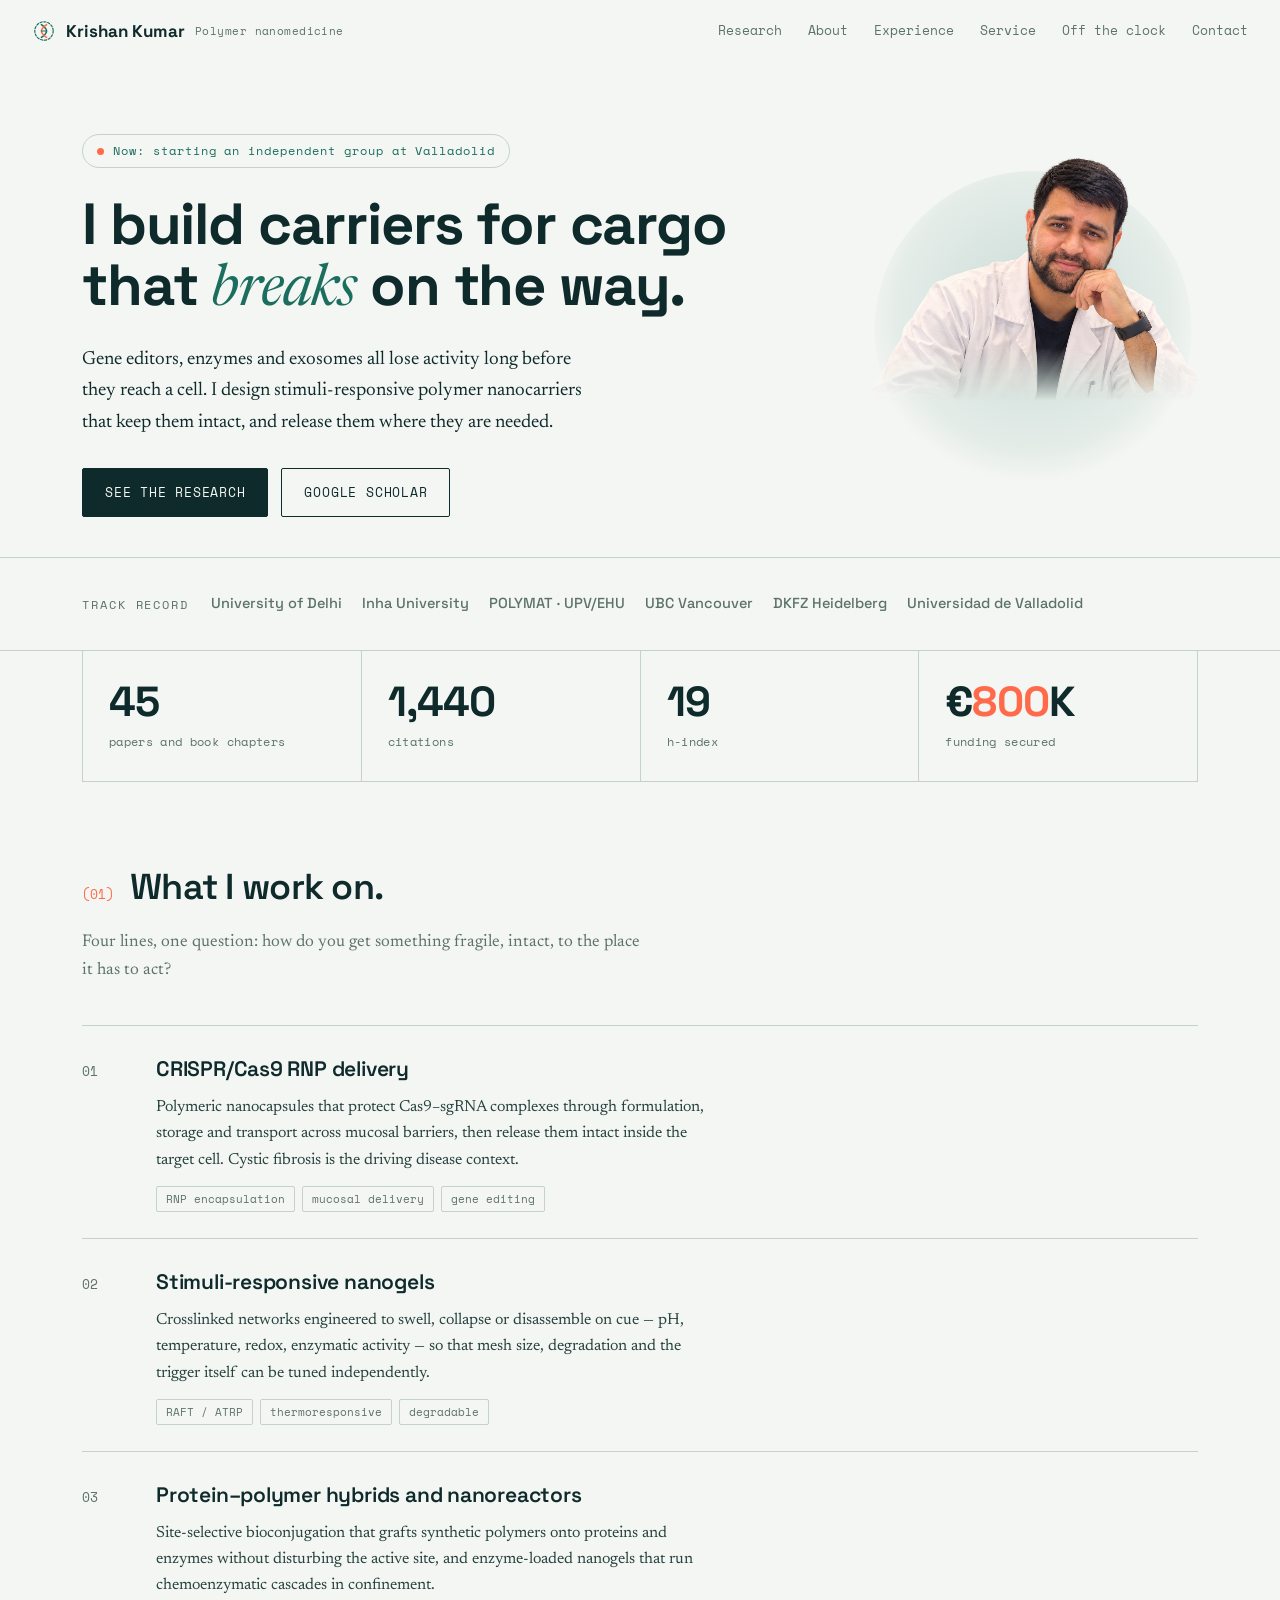
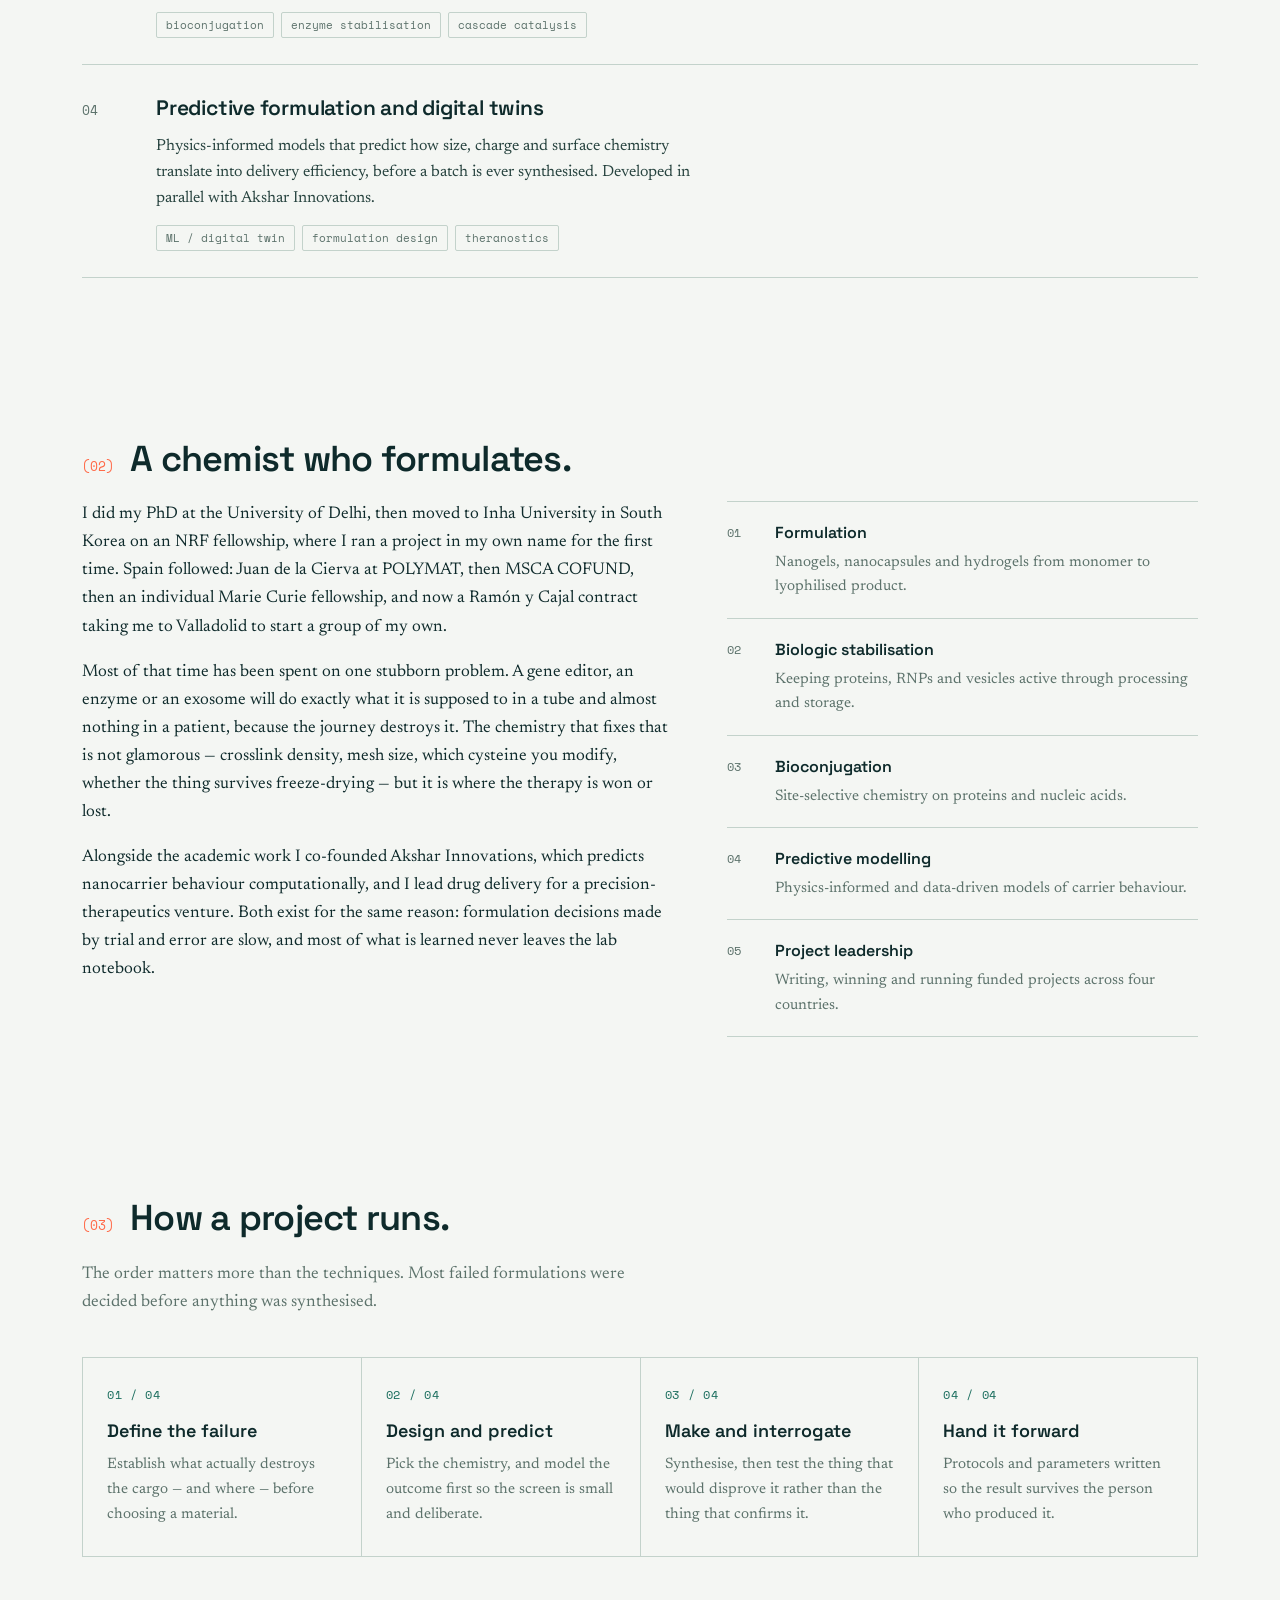
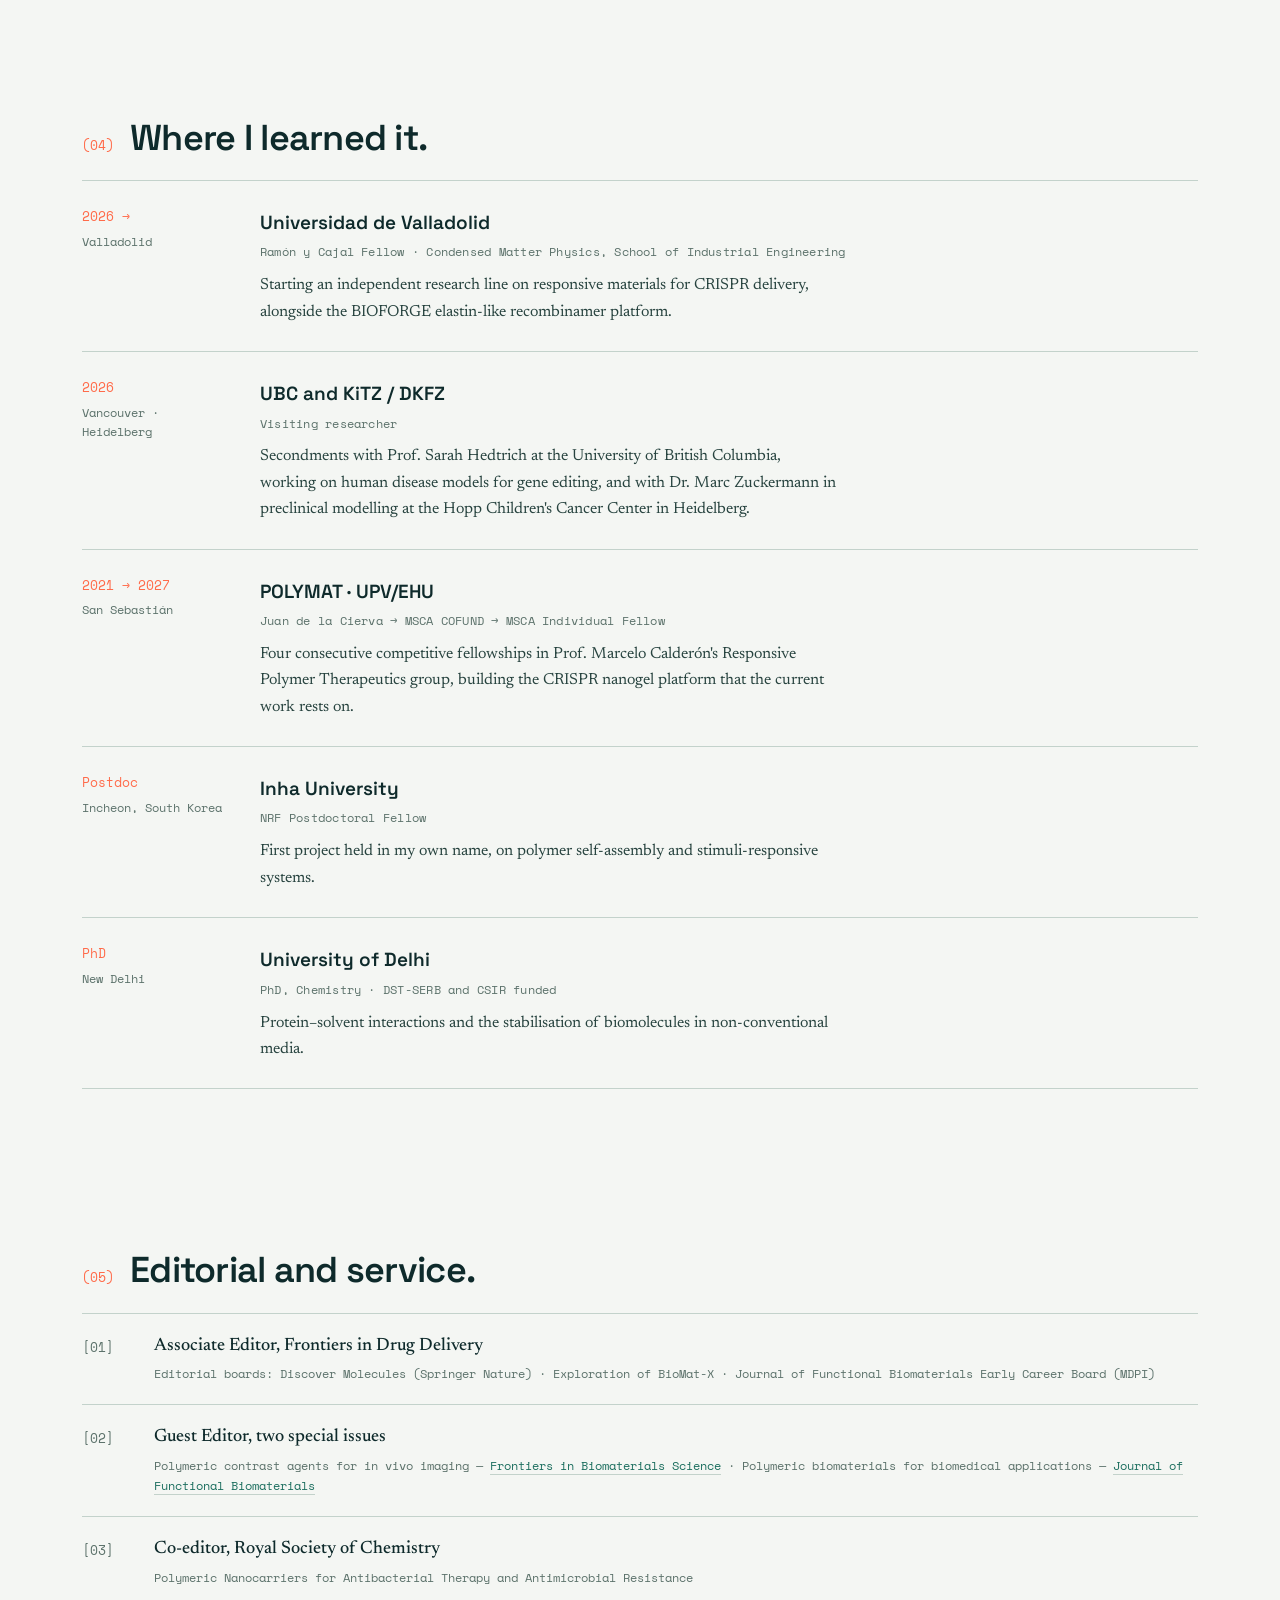
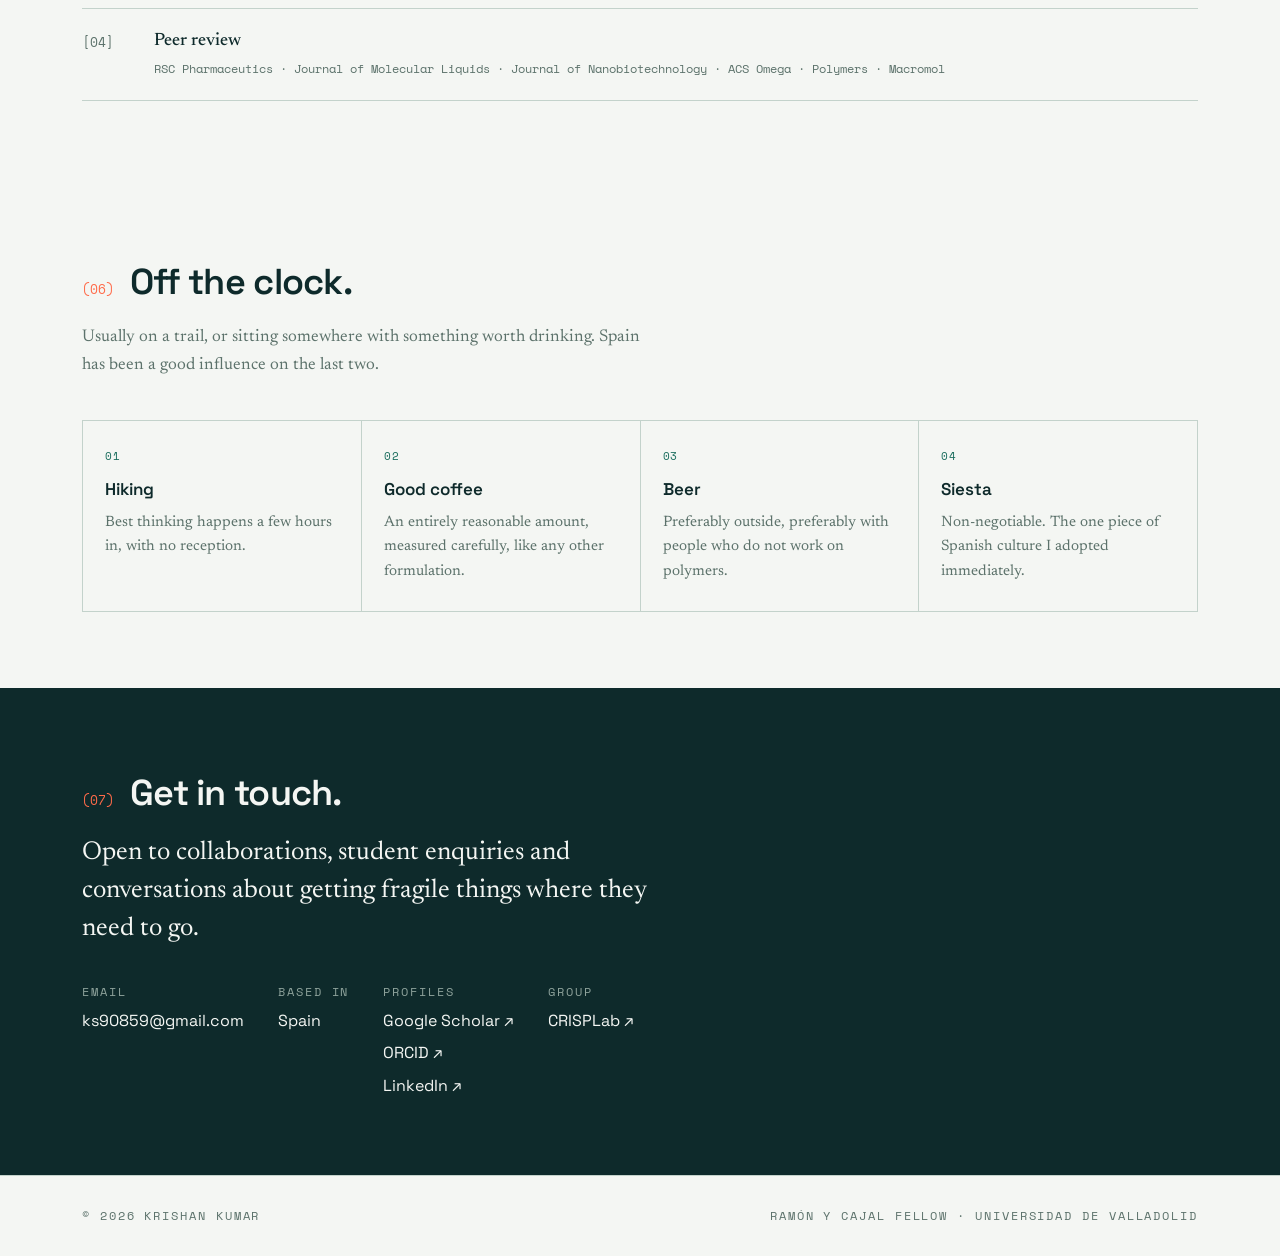
<file: index.html>
<!DOCTYPE html>
<html lang="en">
<head>
<meta charset="UTF-8">
<meta name="viewport" content="width=device-width, initial-scale=1, viewport-fit=cover">
<title>Krishan Kumar · Polymer Nanomedicine</title>
<meta name="description" content="Researcher in polymer nanomedicine. Stimuli-responsive nanocarriers for CRISPR delivery. Ramón y Cajal Fellow, Universidad de Valladolid.">
<meta name="theme-color" content="#F4F6F3">
<link rel="icon" type="image/svg+xml" href="brand/favicon.svg">
<link rel="apple-touch-icon" href="brand/favicon-180.png">
<link rel="preconnect" href="https://fonts.googleapis.com">
<link rel="preconnect" href="https://fonts.gstatic.com" crossorigin>
<link href="https://fonts.googleapis.com/css2?family=Space+Grotesk:wght@400;500;600;700&family=Newsreader:ital,opsz,wght@0,6..72,400;0,6..72,500;1,6..72,400&family=Space+Mono:wght@400;700&display=swap" rel="stylesheet">
<style>
:root{
  --ink:#0E2A2B;
  --paper:#F4F6F3;
  --swell:#1B6E5E;
  --trigger:#FF6B4A;
  --mist:#C3D2CB;
  --mist-ink:#5C726B;
  --display:"Space Grotesk",system-ui,sans-serif;
  --body:"Newsreader",Georgia,serif;
  --mono:"Space Mono",ui-monospace,monospace;
  --maxw:1180px;
}
*{box-sizing:border-box;margin:0;padding:0;}
html{scroll-behavior:smooth;}
body{background:var(--paper);color:var(--ink);font-family:var(--body);font-size:17px;line-height:1.65;-webkit-font-smoothing:antialiased;overflow-x:hidden;}
a{color:inherit;text-decoration:none;}
img{max-width:100%;display:block;}
.wrap{max-width:var(--maxw);margin:0 auto;padding:0 32px;}
@media(max-width:640px){.wrap{padding:0 20px;}}
:focus-visible{outline:2.5px solid var(--trigger);outline-offset:3px;}
.skip{position:absolute;left:-9999px;}
.skip:focus{left:16px;top:16px;background:var(--ink);color:var(--paper);padding:10px 16px;z-index:99;}
.label{font-family:var(--mono);font-size:12px;letter-spacing:.16em;text-transform:uppercase;color:var(--mist-ink);}

/* NAV */
nav{position:sticky;top:0;z-index:50;display:flex;align-items:center;justify-content:space-between;
  padding:16px 32px;background:rgba(244,246,243,.85);backdrop-filter:blur(10px);
  border-bottom:1px solid transparent;transition:border-color .3s;}
nav.scrolled{border-bottom:1px solid var(--mist);}
.brand{font-family:var(--display);font-weight:700;font-size:17px;display:flex;align-items:center;gap:10px;}
.brand .mark{width:24px;height:24px;flex-shrink:0;transition:transform .4s;}
.brand:hover .mark{transform:rotate(-12deg) scale(1.08);}
.brand small{font-family:var(--mono);font-size:11px;font-weight:400;color:var(--mist-ink);letter-spacing:.04em;}
@media(max-width:620px){.brand small{display:none;}}
.navlinks{display:flex;gap:26px;font-family:var(--mono);font-size:13px;}
.navlinks a{position:relative;padding:4px 0;color:var(--mist-ink);transition:color .25s;}
.navlinks a::after{content:"";position:absolute;left:0;bottom:0;width:0;height:1.5px;background:var(--trigger);transition:width .25s;}
.navlinks a:hover{color:var(--ink);}
.navlinks a:hover::after{width:100%;}
@media(max-width:860px){.navlinks{display:none;}}

/* HERO */
.hero{padding:72px 0 40px;}
.hero-grid{display:grid;grid-template-columns:1fr 330px;gap:52px;align-items:center;}
@media(max-width:900px){.hero-grid{grid-template-columns:1fr;gap:36px;}}
.now{display:inline-flex;align-items:center;gap:9px;font-family:var(--mono);font-size:12px;
  letter-spacing:.08em;color:var(--swell);border:1px solid var(--mist);border-radius:100px;padding:6px 14px;margin-bottom:26px;}
.now .pulse{width:7px;height:7px;border-radius:50%;background:var(--trigger);animation:pulse 2.4s ease-in-out infinite;}
@keyframes pulse{0%,100%{opacity:1;transform:scale(1);}50%{opacity:.45;transform:scale(1.35);}}
.hero h1{font-family:var(--display);font-weight:700;font-size:clamp(32px,5vw,58px);line-height:1.05;letter-spacing:-.02em;max-width:17ch;}
.hero h1 em{font-family:var(--body);font-style:italic;font-weight:400;color:var(--swell);}
.hero p.lede{margin-top:22px;max-width:52ch;font-size:clamp(17px,1.7vw,19px);}
.hero-cta{margin-top:30px;display:flex;gap:13px;flex-wrap:wrap;}
.btn{display:inline-block;font-family:var(--mono);font-size:13px;letter-spacing:.06em;text-transform:uppercase;
  padding:13px 22px;border:1.5px solid var(--ink);border-radius:2px;transition:background .25s,color .25s,border-color .25s;}
.btn.primary{background:var(--ink);color:var(--paper);}
.btn.primary:hover{background:var(--trigger);border-color:var(--trigger);}
.btn.ghost:hover{background:var(--ink);color:var(--paper);}
.portrait{position:relative;}
.portrait::before{content:"";position:absolute;left:50%;top:4%;transform:translateX(-50%);
  width:96%;aspect-ratio:1;border-radius:50%;
  background:radial-gradient(circle at 50% 45%, rgba(27,110,94,.20), rgba(27,110,94,.07) 58%, rgba(27,110,94,0) 72%);}
.portrait img,.portrait canvas{position:relative;width:100%;display:block;}
.portrait canvas{image-rendering:pixelated;}
@media(max-width:900px){.portrait{max-width:300px;}}

/* TRACK RECORD */
.track{padding:34px 0;border-top:1px solid var(--mist);border-bottom:1px solid var(--mist);}
.track .wrap{display:flex;flex-wrap:wrap;align-items:center;gap:10px 22px;}
.track .label{flex-shrink:0;}
.track ul{display:flex;flex-wrap:wrap;gap:8px 20px;list-style:none;}
.track li{font-family:var(--display);font-weight:500;font-size:14.5px;color:var(--mist-ink);}

/* METRICS */
.metrics{display:grid;grid-template-columns:repeat(4,1fr);gap:1px;background:var(--mist);
  border:1px solid var(--mist);margin:0;}
@media(max-width:760px){.metrics{grid-template-columns:repeat(2,1fr);}}
.metric{background:var(--paper);padding:30px 26px;}
.metric .n{font-family:var(--display);font-weight:700;font-size:clamp(30px,4vw,42px);letter-spacing:-.02em;line-height:1;}
.metric .n span{color:var(--trigger);}
.metric .d{font-family:var(--mono);font-size:11.5px;color:var(--mist-ink);margin-top:10px;letter-spacing:.03em;line-height:1.5;}

/* SECTIONS */
section{padding:76px 0;}
.sec-head{display:flex;align-items:baseline;gap:16px;margin-bottom:12px;}
.sec-head .idx{font-family:var(--mono);font-size:13px;color:var(--trigger);}
.sec-head h2{font-family:var(--display);font-weight:600;font-size:clamp(25px,3.4vw,36px);letter-spacing:-.02em;}
.sec-sub{color:var(--mist-ink);max-width:56ch;margin-bottom:40px;}

/* WORK */
.work-list{border-top:1px solid var(--mist);}
.work-item{display:grid;grid-template-columns:52px 1fr;gap:22px;align-items:baseline;
  padding:26px 0;border-bottom:1px solid var(--mist);transition:padding-left .3s;}
.work-item:hover{padding-left:10px;}
.work-item .wn{font-family:var(--mono);font-size:13px;color:var(--mist-ink);}
.work-item h3{font-family:var(--display);font-weight:600;font-size:21px;letter-spacing:-.01em;}
.work-item p{font-size:16px;color:#27433f;margin-top:7px;max-width:62ch;}
.work-item .tags{margin-top:13px;display:flex;gap:7px;flex-wrap:wrap;}
.tag{font-family:var(--mono);font-size:11px;color:var(--mist-ink);border:1px solid var(--mist);padding:3px 9px;border-radius:2px;}
@media(max-width:700px){.work-item{grid-template-columns:40px 1fr;gap:14px;}}

/* ABOUT */
.about-grid{display:grid;grid-template-columns:1.25fr 1fr;gap:56px;}
@media(max-width:860px){.about-grid{grid-template-columns:1fr;gap:36px;}}
.about-grid p{margin-bottom:17px;}
.about-grid p:last-child{margin-bottom:0;}
.capabilities{list-style:none;}
.capabilities li{padding:18px 0;border-top:1px solid var(--mist);display:grid;grid-template-columns:36px 1fr;gap:12px;}
.capabilities li:last-child{border-bottom:1px solid var(--mist);}
.capabilities .cn{font-family:var(--mono);font-size:12px;color:var(--mist-ink);padding-top:3px;}
.capabilities h4{font-family:var(--display);font-weight:600;font-size:16px;}
.capabilities p{font-size:15px;color:var(--mist-ink);margin-top:4px;}

/* PROCESS */
.steps{display:grid;grid-template-columns:repeat(4,1fr);gap:1px;background:var(--mist);border:1px solid var(--mist);}
@media(max-width:860px){.steps{grid-template-columns:repeat(2,1fr);}}
@media(max-width:480px){.steps{grid-template-columns:1fr;}}
.step{background:var(--paper);padding:28px 24px;}
.step .sn{font-family:var(--mono);font-size:11.5px;color:var(--swell);letter-spacing:.06em;}
.step h4{font-family:var(--display);font-weight:600;font-size:18px;margin:11px 0 8px;}
.step p{font-size:15px;color:var(--mist-ink);}

/* EXPERIENCE */
.xp{border-top:1px solid var(--mist);}
.xp-item{display:grid;grid-template-columns:150px 1fr;gap:28px;padding:26px 0;border-bottom:1px solid var(--mist);}
@media(max-width:700px){.xp-item{grid-template-columns:1fr;gap:6px;}}
.xp-item .when{font-family:var(--mono);font-size:12.5px;color:var(--trigger);}
.xp-item .where{font-family:var(--mono);font-size:11.5px;color:var(--mist-ink);margin-top:5px;}
.xp-item h3{font-family:var(--display);font-weight:600;font-size:19px;}
.xp-item .role{font-family:var(--mono);font-size:11.5px;color:var(--mist-ink);margin-top:5px;letter-spacing:.02em;}
.xp-item p{font-size:16px;color:#27433f;margin-top:10px;max-width:64ch;}

/* SERVICE */
.service{display:grid;grid-template-columns:54px 1fr;gap:18px;padding:20px 0;border-top:1px solid var(--mist);}
.service:last-child{border-bottom:1px solid var(--mist);}
.service .pnum{font-family:var(--mono);font-size:13px;color:var(--mist-ink);padding-top:3px;}
.service h4{font-weight:500;font-size:18px;line-height:1.35;}
.service .meta{font-family:var(--mono);font-size:12px;color:var(--mist-ink);margin-top:6px;line-height:1.7;}
.service a{color:var(--swell);border-bottom:1px solid var(--mist);}
.service a:hover{color:var(--trigger);border-color:var(--trigger);}

/* OFF THE CLOCK */
.off-grid{display:grid;grid-template-columns:repeat(4,1fr);gap:1px;background:var(--mist);border:1px solid var(--mist);margin-top:12px;}
@media(max-width:760px){.off-grid{grid-template-columns:repeat(2,1fr);}}
.off{background:var(--paper);padding:26px 22px;}
.off .oi{font-family:var(--mono);font-size:11px;color:var(--swell);letter-spacing:.08em;}
.off h4{font-family:var(--display);font-weight:600;font-size:17px;margin:10px 0 7px;}
.off p{font-size:15px;color:var(--mist-ink);}

/* CONTACT */
.contact{background:var(--ink);color:var(--paper);}
.contact .sec-head h2{color:var(--paper);}
.contact p.big{font-size:clamp(19px,2.6vw,26px);line-height:1.45;max-width:38ch;}
.contact .links{margin-top:34px;display:flex;flex-wrap:wrap;gap:34px;}
.contact .blk .label{color:#8fa39c;}
.contact .blk a,.contact .blk span{font-family:var(--display);font-size:16px;color:var(--paper);display:block;margin-top:6px;}
.contact .blk a:hover{color:var(--trigger);}

footer{padding:30px 0;border-top:1px solid var(--mist);}
footer .wrap{display:flex;justify-content:space-between;flex-wrap:wrap;gap:12px;align-items:center;}

.reveal{opacity:0;transform:translateY(18px);transition:opacity .7s ease,transform .7s ease;}
.reveal.in{opacity:1;transform:none;}
@media(prefers-reduced-motion:reduce){
  .reveal{opacity:1;transform:none;transition:none;}
  .now .pulse{animation:none;}
  html{scroll-behavior:auto;}
}
</style>
</head>
<body>
<a class="skip" href="#main">Skip to content</a>

<nav id="nav">
  <a class="brand" href="#top">
    <svg class="mark" viewBox="0 0 120 120" aria-hidden="true"><g fill="none" stroke-linecap="round"><circle cx="60" cy="60" r="46" stroke="#1B6E5E" stroke-width="6" stroke-dasharray="11 8.5"/><path d="M47 28 C60 37, 73 47, 73 60 C73 73, 60 83, 47 92" stroke="#1B6E5E" stroke-width="7.5"/><path d="M73 28 C60 37, 47 47, 47 60 C47 73, 60 83, 73 92" stroke="#FF6B4A" stroke-width="7.5"/><path d="M47 60 H73" stroke="#1B6E5E" stroke-width="5.5"/></g></svg>
    Krishan Kumar <small>Polymer nanomedicine</small>
  </a>
  <div class="navlinks">
    <a href="#research">Research</a>
    <a href="#about">About</a>
    <a href="#experience">Experience</a>
    <a href="#service">Service</a>
    <a href="#off">Off the clock</a>
    <a href="#contact">Contact</a>
  </div>
</nav>

<main id="main">
<header class="hero" id="top">
  <div class="wrap hero-grid">
    <div>
      <div class="now"><span class="pulse"></span>Now: starting an independent group at Valladolid</div>
      <h1>I build carriers for cargo that <em>breaks</em> on the way.</h1>
      <p class="lede">Gene editors, enzymes and exosomes all lose activity long before they reach a cell. I design stimuli-responsive polymer nanocarriers that keep them intact, and release them where they are needed.</p>
      <div class="hero-cta">
        <a class="btn primary" href="#research">See the research</a>
        <a class="btn ghost" href="https://scholar.google.co.in/citations?hl=en&amp;user=G0ysXxgAAAAJ&amp;view_op=list_works&amp;sortby=pubdate" target="_blank" rel="noopener">Google Scholar</a>
      </div>
    </div>
    <div class="portrait">
        <canvas id="pxl" aria-label="Krishan Kumar" role="img"></canvas>
        <noscript><img src="portrait-cut.png" alt="Krishan Kumar"></noscript>
      </div>
  </div>
</header>

<div class="track">
  <div class="wrap">
    <span class="label">Track record</span>
    <ul>
      <li>University of Delhi</li>
      <li>Inha University</li>
      <li>POLYMAT · UPV/EHU</li>
      <li>UBC Vancouver</li>
      <li>DKFZ Heidelberg</li>
      <li>Universidad de Valladolid</li>
    </ul>
  </div>
</div>

<div class="wrap" style="padding-top:0;padding-bottom:0;">
  <div class="metrics" style="margin-top:0;border-top:none;">
    <div class="metric"><div class="n" data-count="45">0</div><div class="d">papers and book chapters</div></div>
    <div class="metric"><div class="n" data-count="1440">0</div><div class="d">citations</div></div>
    <div class="metric"><div class="n" data-count="19">0</div><div class="d">h-index</div></div>
    <div class="metric"><div class="n">€<span data-count="800">0</span>K</div><div class="d">funding secured</div></div>
  </div>
</div>

<!-- 01 RESEARCH -->
<section id="research">
  <div class="wrap">
    <div class="sec-head reveal"><span class="idx">(01)</span><h2>What I work on.</h2></div>
    <p class="sec-sub reveal">Four lines, one question: how do you get something fragile, intact, to the place it has to act?</p>

    <div class="work-list">
      <article class="work-item reveal">
        <div class="wn">01</div>
        <div>
          <h3>CRISPR/Cas9 RNP delivery</h3>
          <p>Polymeric nanocapsules that protect Cas9–sgRNA complexes through formulation, storage and transport across mucosal barriers, then release them intact inside the target cell. Cystic fibrosis is the driving disease context.</p>
          <div class="tags"><span class="tag">RNP encapsulation</span><span class="tag">mucosal delivery</span><span class="tag">gene editing</span></div>
        </div>
      </article>

      <article class="work-item reveal">
        <div class="wn">02</div>
        <div>
          <h3>Stimuli-responsive nanogels</h3>
          <p>Crosslinked networks engineered to swell, collapse or disassemble on cue — pH, temperature, redox, enzymatic activity — so that mesh size, degradation and the trigger itself can be tuned independently.</p>
          <div class="tags"><span class="tag">RAFT / ATRP</span><span class="tag">thermoresponsive</span><span class="tag">degradable</span></div>
        </div>
      </article>

      <article class="work-item reveal">
        <div class="wn">03</div>
        <div>
          <h3>Protein–polymer hybrids and nanoreactors</h3>
          <p>Site-selective bioconjugation that grafts synthetic polymers onto proteins and enzymes without disturbing the active site, and enzyme-loaded nanogels that run chemoenzymatic cascades in confinement.</p>
          <div class="tags"><span class="tag">bioconjugation</span><span class="tag">enzyme stabilisation</span><span class="tag">cascade catalysis</span></div>
        </div>
      </article>

      <article class="work-item reveal">
        <div class="wn">04</div>
        <div>
          <h3>Predictive formulation and digital twins</h3>
          <p>Physics-informed models that predict how size, charge and surface chemistry translate into delivery efficiency, before a batch is ever synthesised. Developed in parallel with Akshar Innovations.</p>
          <div class="tags"><span class="tag">ML / digital twin</span><span class="tag">formulation design</span><span class="tag">theranostics</span></div>
        </div>
      </article>
    </div>
  </div>
</section>

<!-- 02 ABOUT -->
<section id="about">
  <div class="wrap">
    <div class="sec-head reveal"><span class="idx">(02)</span><h2>A chemist who formulates.</h2></div>
    <div class="about-grid">
      <div class="reveal">
        <p>I did my PhD at the University of Delhi, then moved to Inha University in South Korea on an NRF fellowship, where I ran a project in my own name for the first time. Spain followed: Juan de la Cierva at POLYMAT, then MSCA COFUND, then an individual Marie Curie fellowship, and now a Ramón y Cajal contract taking me to Valladolid to start a group of my own.</p>
        <p>Most of that time has been spent on one stubborn problem. A gene editor, an enzyme or an exosome will do exactly what it is supposed to in a tube and almost nothing in a patient, because the journey destroys it. The chemistry that fixes that is not glamorous — crosslink density, mesh size, which cysteine you modify, whether the thing survives freeze-drying — but it is where the therapy is won or lost.</p>
        <p>Alongside the academic work I co-founded Akshar Innovations, which predicts nanocarrier behaviour computationally, and I lead drug delivery for a precision-therapeutics venture. Both exist for the same reason: formulation decisions made by trial and error are slow, and most of what is learned never leaves the lab notebook.</p>
      </div>
      <ul class="capabilities reveal">
        <li><div class="cn">01</div><div><h4>Formulation</h4><p>Nanogels, nanocapsules and hydrogels from monomer to lyophilised product.</p></div></li>
        <li><div class="cn">02</div><div><h4>Biologic stabilisation</h4><p>Keeping proteins, RNPs and vesicles active through processing and storage.</p></div></li>
        <li><div class="cn">03</div><div><h4>Bioconjugation</h4><p>Site-selective chemistry on proteins and nucleic acids.</p></div></li>
        <li><div class="cn">04</div><div><h4>Predictive modelling</h4><p>Physics-informed and data-driven models of carrier behaviour.</p></div></li>
        <li><div class="cn">05</div><div><h4>Project leadership</h4><p>Writing, winning and running funded projects across four countries.</p></div></li>
      </ul>
    </div>
  </div>
</section>

<!-- 03 PROCESS -->
<section id="process">
  <div class="wrap">
    <div class="sec-head reveal"><span class="idx">(03)</span><h2>How a project runs.</h2></div>
    <p class="sec-sub reveal">The order matters more than the techniques. Most failed formulations were decided before anything was synthesised.</p>
    <div class="steps reveal">
      <div class="step"><div class="sn">01 / 04</div><h4>Define the failure</h4><p>Establish what actually destroys the cargo — and where — before choosing a material.</p></div>
      <div class="step"><div class="sn">02 / 04</div><h4>Design and predict</h4><p>Pick the chemistry, and model the outcome first so the screen is small and deliberate.</p></div>
      <div class="step"><div class="sn">03 / 04</div><h4>Make and interrogate</h4><p>Synthesise, then test the thing that would disprove it rather than the thing that confirms it.</p></div>
      <div class="step"><div class="sn">04 / 04</div><h4>Hand it forward</h4><p>Protocols and parameters written so the result survives the person who produced it.</p></div>
    </div>
  </div>
</section>

<!-- 04 EXPERIENCE -->
<section id="experience">
  <div class="wrap">
    <div class="sec-head reveal"><span class="idx">(04)</span><h2>Where I learned it.</h2></div>
    <div class="xp">
      <div class="xp-item reveal">
        <div><div class="when">2026 →</div><div class="where">Valladolid</div></div>
        <div>
          <h3>Universidad de Valladolid</h3>
          <div class="role">Ramón y Cajal Fellow · Condensed Matter Physics, School of Industrial Engineering</div>
          <p>Starting an independent research line on responsive materials for CRISPR delivery, alongside the BIOFORGE elastin-like recombinamer platform.</p>
        </div>
      </div>
      <div class="xp-item reveal">
        <div><div class="when">2026</div><div class="where">Vancouver · Heidelberg</div></div>
        <div>
          <h3>UBC and KiTZ / DKFZ</h3>
          <div class="role">Visiting researcher</div>
          <p>Secondments with Prof. Sarah Hedtrich at the University of British Columbia, working on human disease models for gene editing, and with Dr. Marc Zuckermann in preclinical modelling at the Hopp Children's Cancer Center in Heidelberg.</p>
        </div>
      </div>
      <div class="xp-item reveal">
        <div><div class="when">2021 → 2027</div><div class="where">San Sebastián</div></div>
        <div>
          <h3>POLYMAT · UPV/EHU</h3>
          <div class="role">Juan de la Cierva → MSCA COFUND → MSCA Individual Fellow</div>
          <p>Four consecutive competitive fellowships in Prof. Marcelo Calderón's Responsive Polymer Therapeutics group, building the CRISPR nanogel platform that the current work rests on.</p>
        </div>
      </div>
      <div class="xp-item reveal">
        <div><div class="when">Postdoc</div><div class="where">Incheon, South Korea</div></div>
        <div>
          <h3>Inha University</h3>
          <div class="role">NRF Postdoctoral Fellow</div>
          <p>First project held in my own name, on polymer self-assembly and stimuli-responsive systems.</p>
        </div>
      </div>
      <div class="xp-item reveal">
        <div><div class="when">PhD</div><div class="where">New Delhi</div></div>
        <div>
          <h3>University of Delhi</h3>
          <div class="role">PhD, Chemistry · DST-SERB and CSIR funded</div>
          <p>Protein–solvent interactions and the stabilisation of biomolecules in non-conventional media.</p>
        </div>
      </div>
    </div>
  </div>
</section>

<!-- 05 SERVICE -->
<section id="service">
  <div class="wrap">
    <div class="sec-head reveal"><span class="idx">(05)</span><h2>Editorial and service.</h2></div>
    <div class="reveal">
      <div class="service">
        <div class="pnum">[01]</div>
        <div><h4>Associate Editor, Frontiers in Drug Delivery</h4>
        <div class="meta">Editorial boards: Discover Molecules (Springer Nature) · Exploration of BioMat-X · Journal of Functional Biomaterials Early Career Board (MDPI)</div></div>
      </div>
      <div class="service">
        <div class="pnum">[02]</div>
        <div><h4>Guest Editor, two special issues</h4>
        <div class="meta">Polymeric contrast agents for in vivo imaging — <a href="https://www.frontiersin.org/research-topics/83383/polymeric-contrast-agents-for-invivo-imaging-from-molecular-design-to-multimodal-translation" target="_blank" rel="noopener">Frontiers in Biomaterials Science</a> · Polymeric biomaterials for biomedical applications — <a href="https://www.mdpi.com/journal/jfb/special_issues/MH922484J2" target="_blank" rel="noopener">Journal of Functional Biomaterials</a></div></div>
      </div>
      <div class="service">
        <div class="pnum">[03]</div>
        <div><h4>Co-editor, Royal Society of Chemistry</h4>
        <div class="meta">Polymeric Nanocarriers for Antibacterial Therapy and Antimicrobial Resistance</div></div>
      </div>
      <div class="service">
        <div class="pnum">[04]</div>
        <div><h4>Peer review</h4>
        <div class="meta">RSC Pharmaceutics · Journal of Molecular Liquids · Journal of Nanobiotechnology · ACS Omega · Polymers · Macromol</div></div>
      </div>
    </div>
  </div>
</section>

<!-- 06 OFF THE CLOCK -->
<section id="off">
  <div class="wrap">
    <div class="sec-head reveal"><span class="idx">(06)</span><h2>Off the clock.</h2></div>
    <p class="sec-sub reveal">Usually on a trail, or sitting somewhere with something worth drinking. Spain has been a good influence on the last two.</p>
    <div class="off-grid reveal">
      <div class="off"><div class="oi">01</div><h4>Hiking</h4><p>Best thinking happens a few hours in, with no reception.</p></div>
      <div class="off"><div class="oi">02</div><h4>Good coffee</h4><p>An entirely reasonable amount, measured carefully, like any other formulation.</p></div>
      <div class="off"><div class="oi">03</div><h4>Beer</h4><p>Preferably outside, preferably with people who do not work on polymers.</p></div>
      <div class="off"><div class="oi">04</div><h4>Siesta</h4><p>Non-negotiable. The one piece of Spanish culture I adopted immediately.</p></div>
    </div>
  </div>
</section>

<!-- 07 CONTACT -->
<section id="contact" class="contact">
  <div class="wrap">
    <div class="sec-head reveal"><span class="idx">(07)</span><h2>Get in touch.</h2></div>
    <p class="big reveal">Open to collaborations, student enquiries and conversations about getting fragile things where they need to go.</p>
    <div class="links reveal">
      <div class="blk"><div class="label">Email</div><a href="mailto:ks90859@gmail.com">ks90859@gmail.com</a></div>
      <div class="blk"><div class="label">Based in</div><span>Spain</span></div>
      <div class="blk"><div class="label">Profiles</div>
        <a href="https://scholar.google.co.in/citations?hl=en&amp;user=G0ysXxgAAAAJ&amp;view_op=list_works&amp;sortby=pubdate" target="_blank" rel="noopener">Google Scholar ↗</a>
        <a href="https://orcid.org/0000-0002-4057-0257" target="_blank" rel="noopener">ORCID ↗</a>
        <a href="https://www.linkedin.com/in/-krishan-kumar/" target="_blank" rel="noopener">LinkedIn ↗</a>
      </div>
      <div class="blk"><div class="label">Group</div><a href="https://krishan33.github.io/CRISPLab/" target="_blank" rel="noopener">CRISPLab ↗</a></div>
    </div>
  </div>
</section>
</main>

<footer>
  <div class="wrap">
    <span class="label">© <span id="yr"></span> Krishan Kumar</span>
    <span class="label">Ramón y Cajal Fellow · Universidad de Valladolid</span>
  </div>
</footer>

<script>
document.getElementById('yr').textContent = new Date().getFullYear();

const nav = document.getElementById('nav');
addEventListener('scroll', () => nav.classList.toggle('scrolled', scrollY > 20));

const reduce = matchMedia('(prefers-reduced-motion: reduce)').matches;

const io = new IntersectionObserver((es) => es.forEach(e => {
  if (e.isIntersecting){ e.target.classList.add('in'); io.unobserve(e.target); }
}), { threshold: .12 });
document.querySelectorAll('.reveal').forEach(el => io.observe(el));

/* pixelate-in portrait */
(function(){
  const cv = document.getElementById('pxl');
  if (!cv) return;
  const ctx = cv.getContext('2d');
  const img = new Image();
  img.src = 'portrait-cut.png';

  const steps = [5, 8, 13, 21, 34, 55, 90, 150, 0];   // 0 = full resolution
  const hold  = 110;                                   // ms per step

  img.onload = () => {
    const dpr = Math.min(devicePixelRatio || 1, 2);
    const w = img.width, h = img.height;
    cv.width = w * dpr; cv.height = h * dpr;
    cv.style.aspectRatio = w + ' / ' + h;

    const buf = document.createElement('canvas');
    const bctx = buf.getContext('2d');

    function draw(blocks){
      ctx.setTransform(1,0,0,1,0,0);
      ctx.clearRect(0,0,cv.width,cv.height);
      if (!blocks){
        ctx.imageSmoothingEnabled = true;
        ctx.drawImage(img, 0, 0, cv.width, cv.height);
        cv.style.imageRendering = 'auto';
        return;
      }
      const bw = blocks, bh = Math.max(1, Math.round(blocks * h / w));
      buf.width = bw; buf.height = bh;
      bctx.clearRect(0,0,bw,bh);
      bctx.imageSmoothingEnabled = true;
      bctx.drawImage(img, 0, 0, bw, bh);
      ctx.imageSmoothingEnabled = false;
      ctx.drawImage(buf, 0, 0, bw, bh, 0, 0, cv.width, cv.height);
    }

    if (reduce){ draw(0); return; }

    draw(steps[0]);
    let i = 0;
    const io = new IntersectionObserver((es) => es.forEach(e => {
      if (!e.isIntersecting) return;
      io.disconnect();
      const tick = () => {
        i++;
        if (i >= steps.length) return;
        draw(steps[i]);
        setTimeout(tick, hold);
      };
      setTimeout(tick, 260);
    }), { threshold: .25 });
    io.observe(cv);
  };
})();

/* count-up metrics */
const fmt = n => n.toLocaleString('en-GB');
const countIO = new IntersectionObserver((es) => es.forEach(e => {
  if (!e.isIntersecting) return;
  const el = e.target, target = +el.dataset.count;
  countIO.unobserve(el);
  if (reduce){ el.textContent = fmt(target); return; }
  const dur = 1400, t0 = performance.now();
  (function tick(now){
    const p = Math.min((now - t0) / dur, 1);
    const eased = 1 - Math.pow(1 - p, 3);
    el.textContent = fmt(Math.round(target * eased));
    if (p < 1) requestAnimationFrame(tick);
  })(t0);
}), { threshold: .5 });
document.querySelectorAll('[data-count]').forEach(el => countIO.observe(el));
</script>
</body>
</html>
</file>
